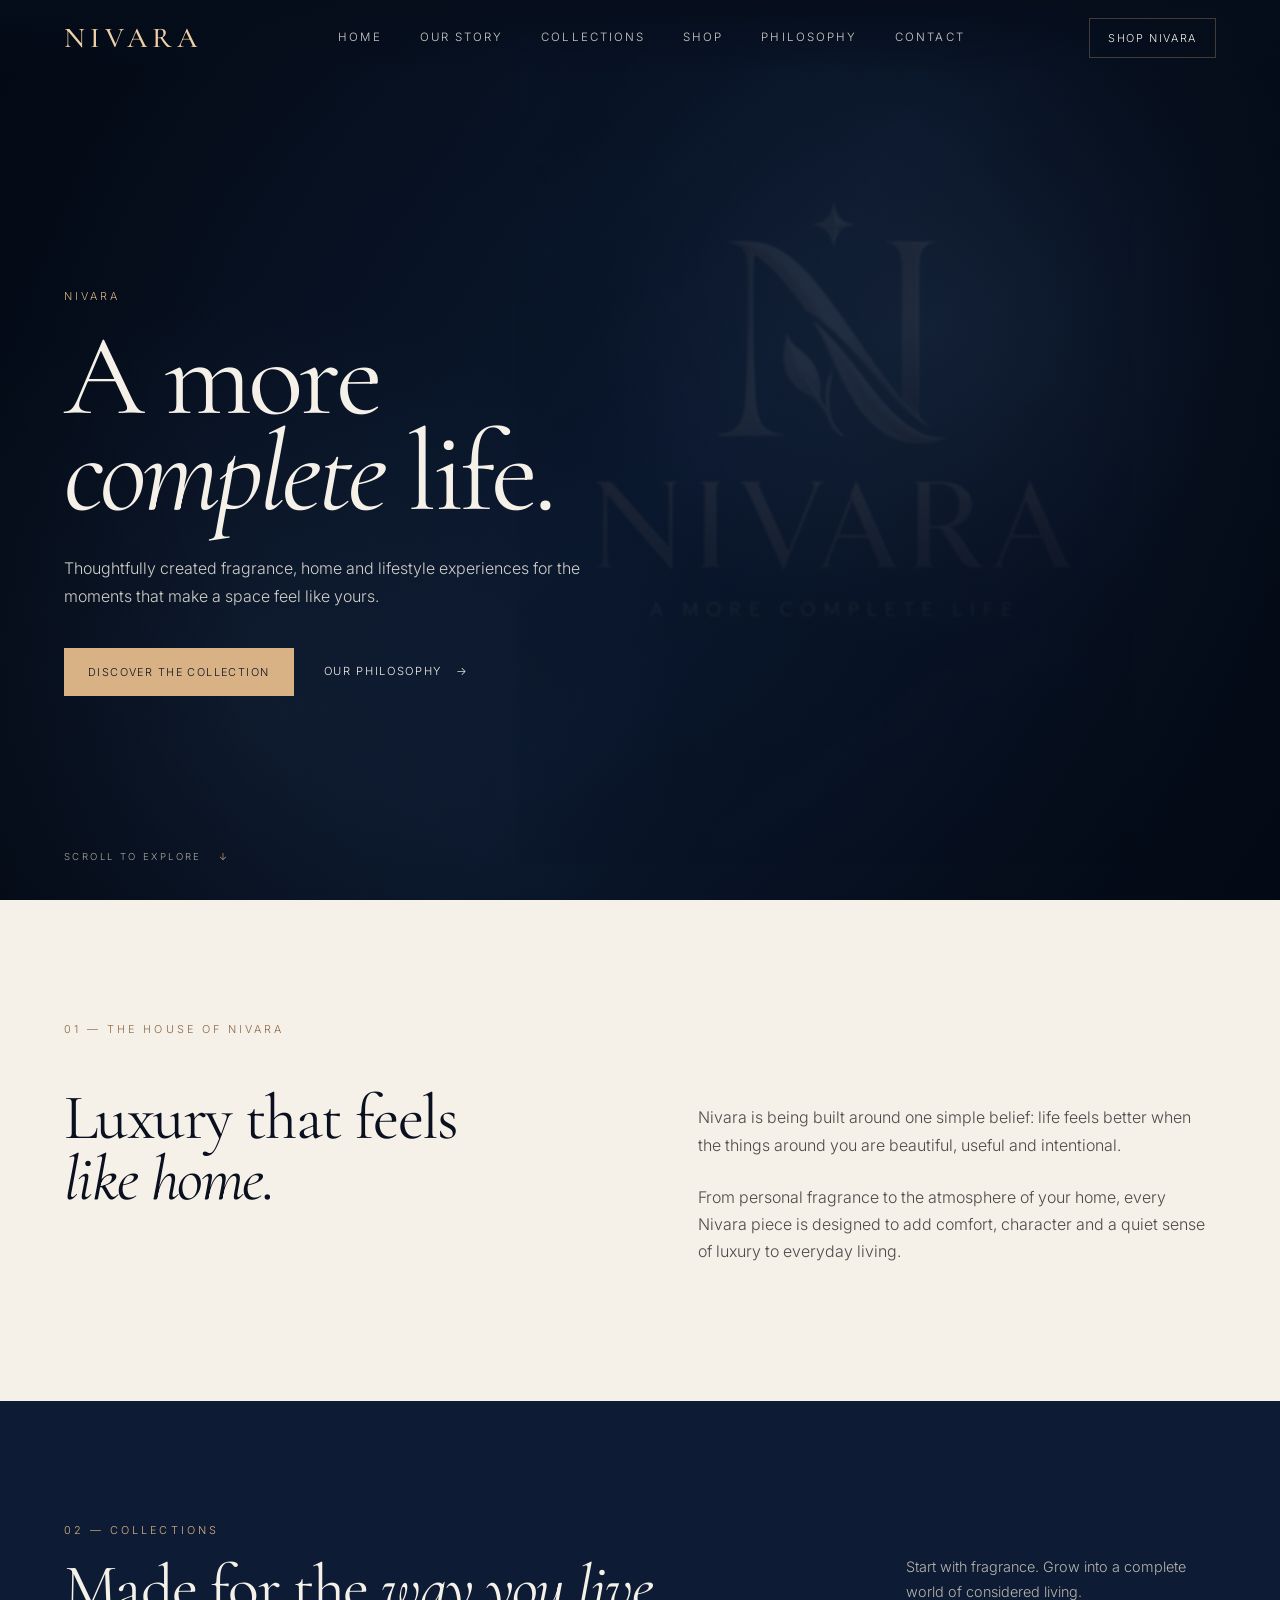
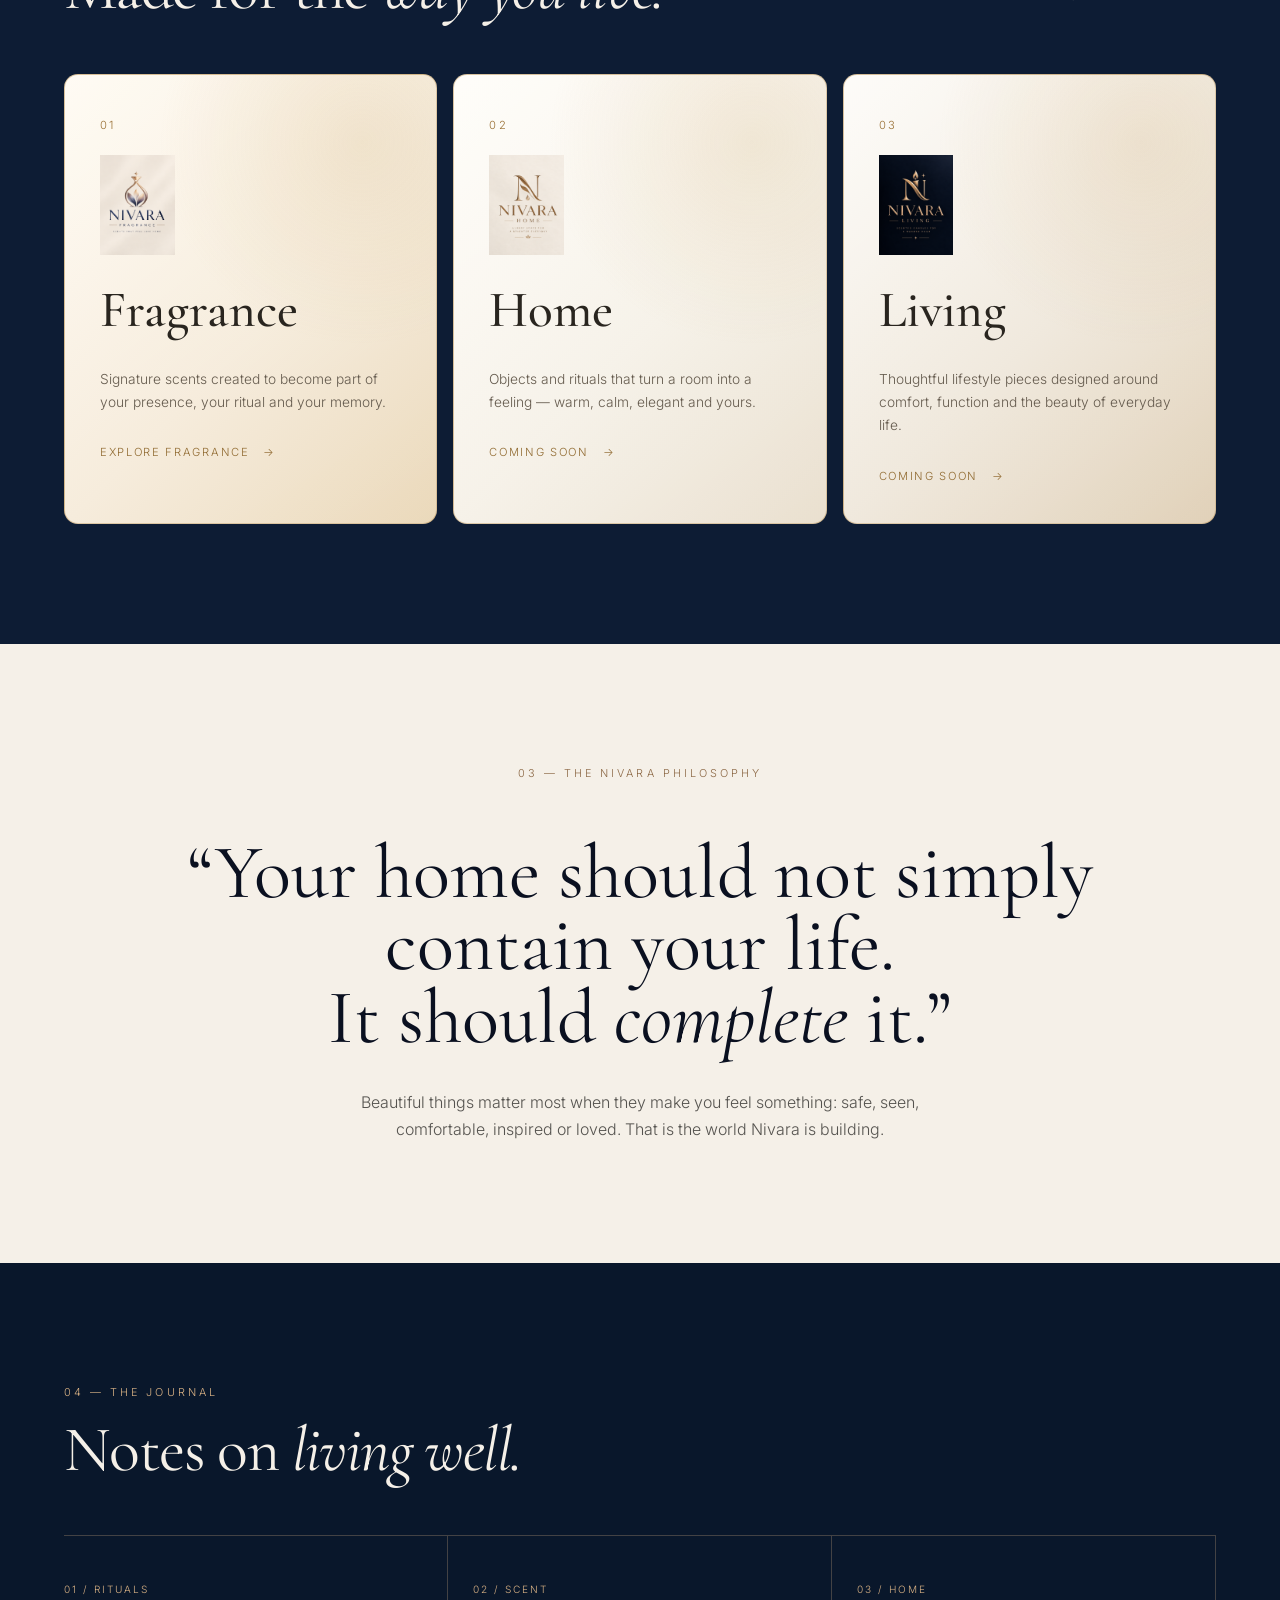
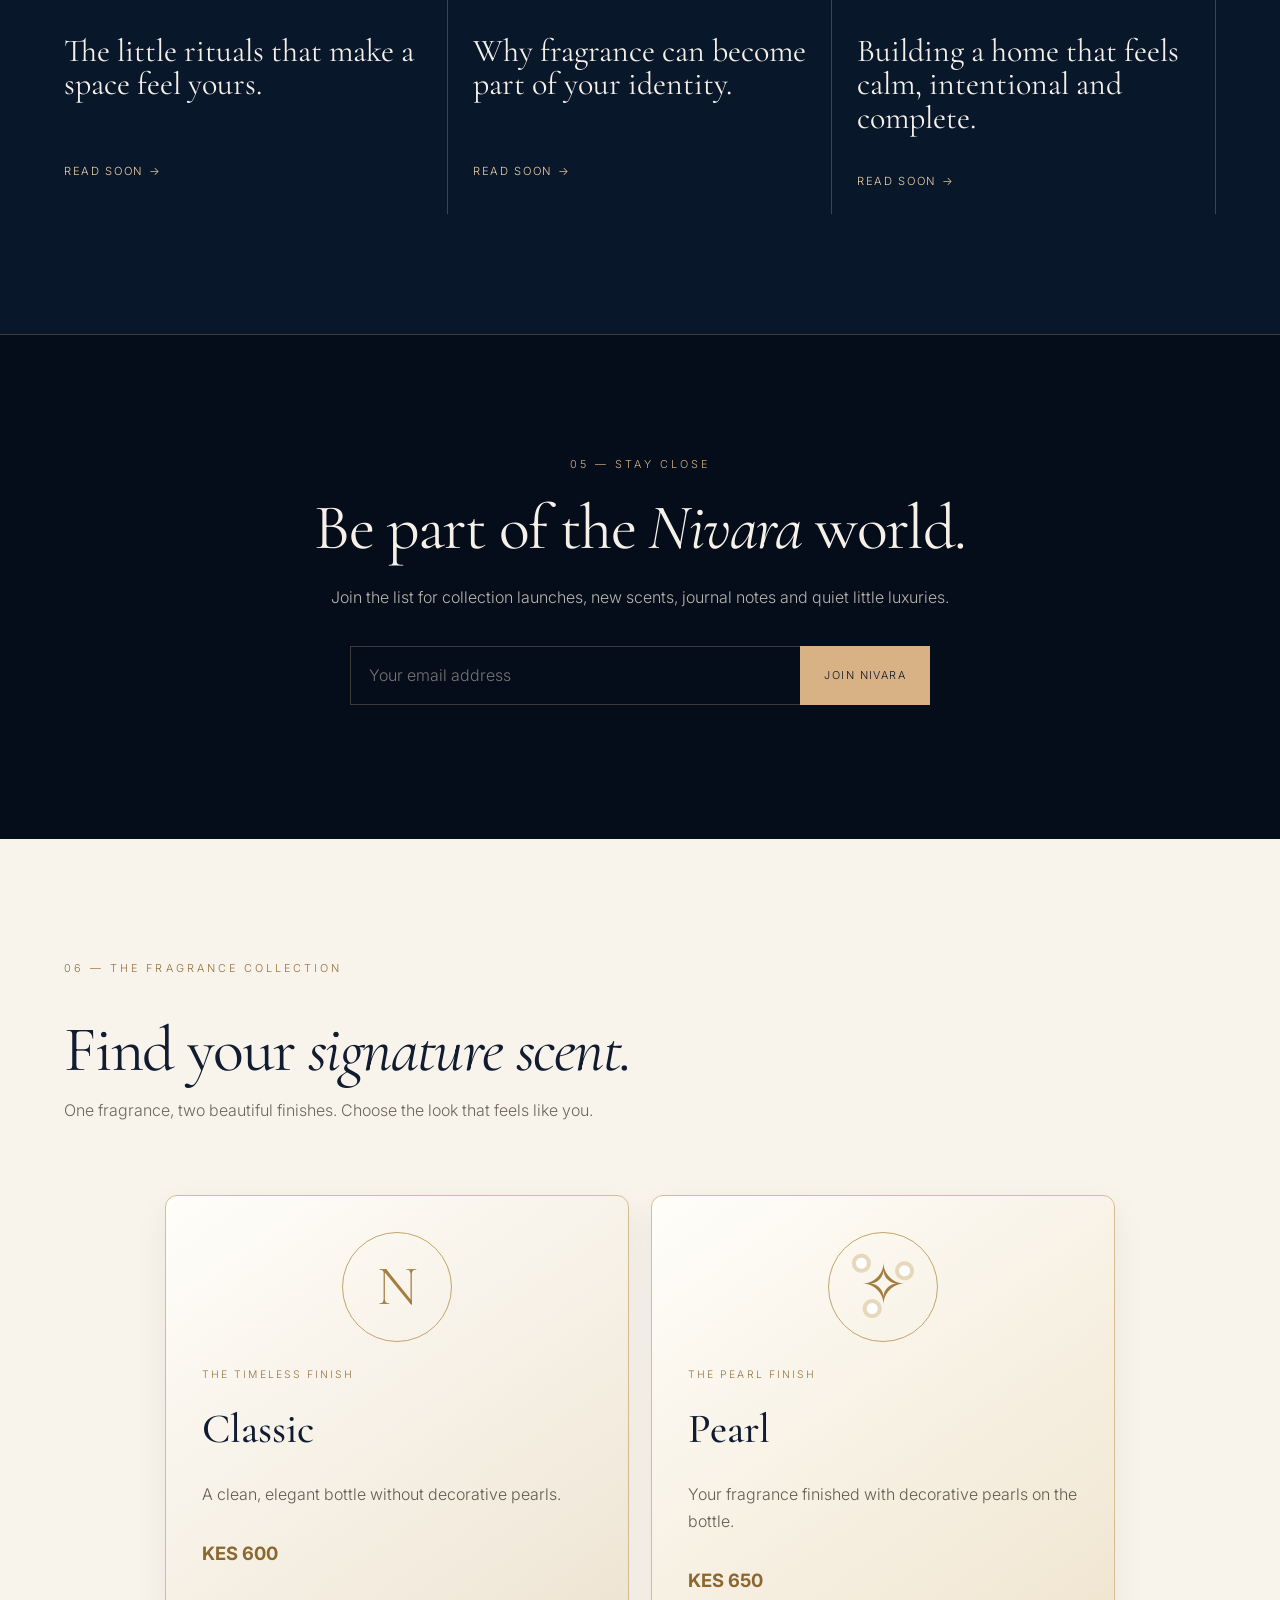
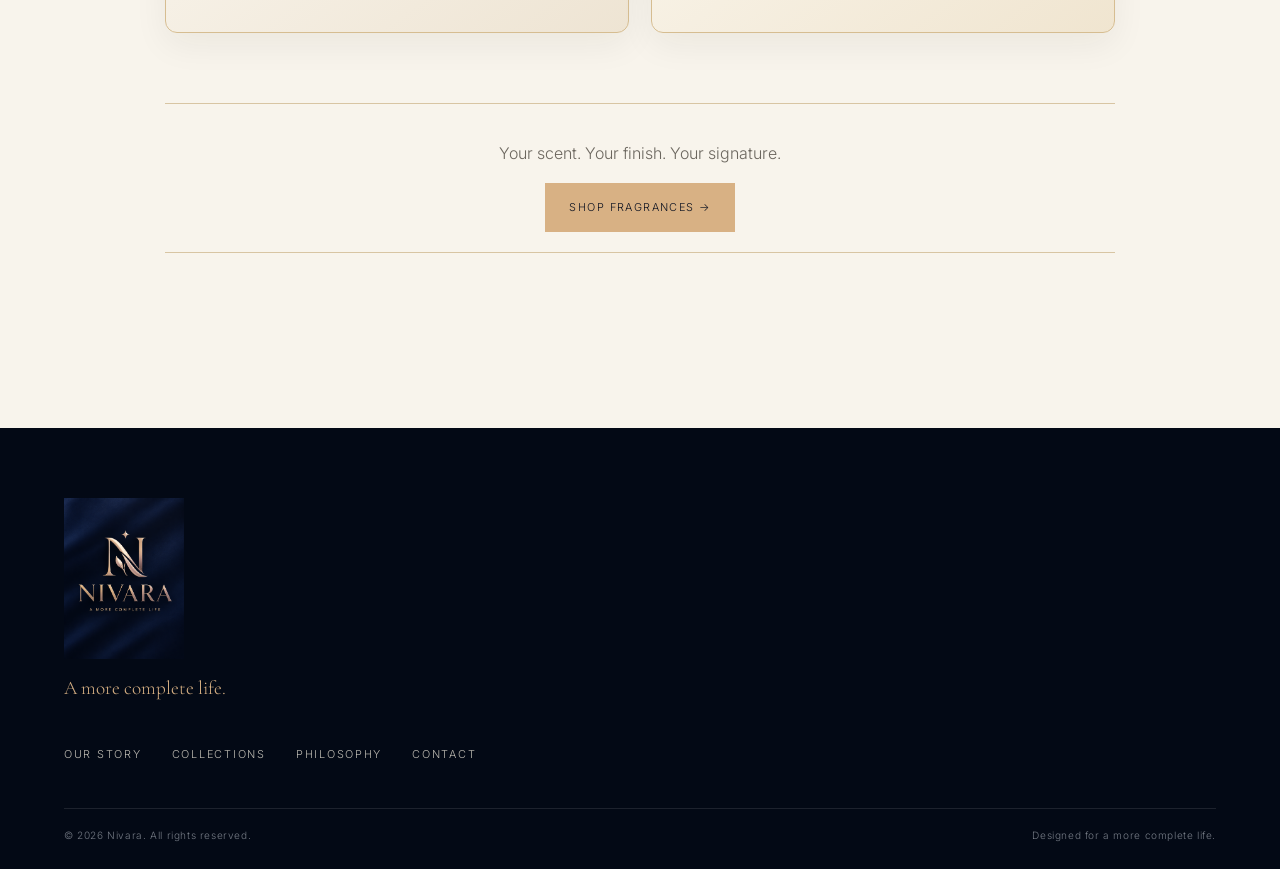
<file: index.html>
<!DOCTYPE html>
<html lang="en">
<head>
  <meta charset="UTF-8">
  <meta name="viewport" content="width=device-width, initial-scale=1.0">
  <meta name="description" content="Nivara — A more complete life. Discover considered fragrance, home and lifestyle pieces designed to make everyday living feel more beautiful, comfortable and complete.">
  <title>NIVARA — A More Complete Life</title>
  <link rel="icon" href="nivara-logo.png">
  <link rel="preconnect" href="https://fonts.googleapis.com">
  <link rel="preconnect" href="https://fonts.gstatic.com" crossorigin>
  <link href="https://fonts.googleapis.com/css2?family=Cormorant+Garamond:wght@400;500;600&family=Inter:wght@300;400;500;600&display=swap" rel="stylesheet">
  <link rel="stylesheet" href="style.css">
</head>
<body>
  <header class="site-header" id="top">
    <a class="brand brand-wordmark" href="#top" aria-label="Nivara home">NIVARA</a>
    <button class="menu-toggle" aria-label="Open menu" aria-expanded="false">☰</button>
    <nav class="nav" aria-label="Main navigation">
      <a href="index.html">Home</a>
      <a href="#story">Our Story</a>
      <a href="#collections">Collections</a>
      <a href="shop.html">Shop</a>
      <a href="#philosophy">Philosophy</a>
      <a href="#contact">Contact</a>
    </nav>
    <a class="header-cta" href="shop.html">Shop Nivara</a>
  </header>

  <main>
    <section class="hero">
      <div class="hero-overlay"></div>
      <div class="hero-content">
        <p class="eyebrow">NIVARA</p>
        <h1>A more<br><em>complete</em> life.</h1>
        <p class="hero-copy">Thoughtfully created fragrance, home and lifestyle experiences for the moments that make a space feel like yours.</p>
        <div class="hero-actions">
          <a class="button button-gold" href="#collections">Discover the collection</a>
          <a class="text-link" href="#story">Our philosophy <span>→</span></a>
        </div>
      </div>
      <div class="scroll-note">SCROLL TO EXPLORE <span>↓</span></div>
    </section>

    <section class="intro section" id="story">
      <div class="section-kicker">01 — THE HOUSE OF NIVARA</div>
      <div class="intro-grid">
        <div>
          <h2>Luxury that feels<br><em>like home.</em></h2>
        </div>
        <div class="intro-text">
          <p>Nivara is being built around one simple belief: life feels better when the things around you are beautiful, useful and intentional.</p>
          <p>From personal fragrance to the atmosphere of your home, every Nivara piece is designed to add comfort, character and a quiet sense of luxury to everyday living.</p>
        </div>
      </div>
    </section>

    <section class="collections section" id="collections">
      <div class="section-heading">
        <div>
          <div class="section-kicker">02 — COLLECTIONS</div>
          <h2>Made for the <em>way you live.</em></h2>
        </div>
        <p>Start with fragrance. Grow into a complete world of considered living.</p>
      </div>

      <div class="collection-grid">
        <article class="collection-card fragrance">
          <div class="card-content">
            <span class="card-number">01</span>
            <img
  class="collection-logo"
  src="NIVARA%20FRAGRANCE%20LOGO.png"
  alt="Nivara Fragrance logo"
>
            <h3>Fragrance</h3>
            <p>Signature scents created to become part of your presence, your ritual and your memory.</p>
            <a href="shop.html">Explore fragrance <span>→</span></a>
          </div>
        </article>

        <article class="collection-card home">
          <div class="card-content">
            <span class="card-number">02</span>
            <img
  class="collection-logo"
  src="NIVARA%20HOME%20LOGO.png"
  alt="Nivara Home logo"
>
            <h3>Home</h3>
            <p>Objects and rituals that turn a room into a feeling — warm, calm, elegant and yours.</p>
            <a href="#contact">Coming soon <span>→</span></a>
          </div>
        </article>

        <article class="collection-card living">
          <div class="card-content">
            <span class="card-number">03</span>
            <img
  class="collection-logo"
  src="NIVARA%20LIVING%20LOGO.png"
  alt="Nivara Living logo"
>
            <h3>Living</h3>
            <p>Thoughtful lifestyle pieces designed around comfort, function and the beauty of everyday life.</p>
            <a href="#contact">Coming soon <span>→</span></a>
          </div>
        </article>
      </div>
    </section>

    <section class="manifesto section" id="philosophy">
      <div class="manifesto-inner">
        <div class="section-kicker">03 — THE NIVARA PHILOSOPHY</div>
        <blockquote>“Your home should not simply contain your life.<br>It should <em>complete</em> it.”</blockquote>
        <p>Beautiful things matter most when they make you feel something: safe, seen, comfortable, inspired or loved. That is the world Nivara is building.</p>
      </div>
    </section>

    <section class="journal section">
      <div class="section-heading">
        <div>
          <div class="section-kicker">04 — THE JOURNAL</div>
          <h2>Notes on <em>living well.</em></h2>
        </div>
      </div>
      <div class="journal-grid">
        <article>
          <span>01 / RITUALS</span>
          <h3>The little rituals that make a space feel yours.</h3>
          <a href="#contact">Read soon →</a>
        </article>
        <article>
          <span>02 / SCENT</span>
          <h3>Why fragrance can become part of your identity.</h3>
          <a href="#contact">Read soon →</a>
        </article>
        <article>
          <span>03 / HOME</span>
          <h3>Building a home that feels calm, intentional and complete.</h3>
          <a href="#contact">Read soon →</a>
        </article>
      </div>
    </section>

    <section class="newsletter section" id="contact">
      <div class="newsletter-inner">
        <div class="section-kicker">05 — STAY CLOSE</div>
        <h2>Be part of the <em>Nivara</em> world.</h2>
        <p>Join the list for collection launches, new scents, journal notes and quiet little luxuries.</p>
        <form id="newsletter-form">
          <label class="sr-only" for="email">Email address</label>
          <input id="email" type="email" placeholder="Your email address" required>
          <button class="button button-gold" type="submit">Join Nivara</button>
        </form>
        <small id="form-message" aria-live="polite"></small>
      </div>
    </section>
    
    <!-- NIVARA FRAGRANCE PREVIEW -->
<section class="shop section" id="shop">
  <div class="section-kicker">06 — THE FRAGRANCE COLLECTION</div>

  <div class="section-heading">
    <div>
      <h2>Find your <em>signature scent.</em></h2>
      <p>One fragrance, two beautiful finishes. Choose the look that feels like you.</p>
    </div>
  </div>

  <div class="finish-guide">
    <article class="finish-card">
      <div class="finish-symbol classic-symbol">N</div>
      <p class="finish-label">THE TIMELESS FINISH</p>
      <h3>Classic</h3>
      <p>A clean, elegant bottle without decorative pearls.</p>
      <strong>KES 600</strong>
    </article>

    <article class="finish-card pearl-finish">
      <div class="finish-symbol pearl-symbol">✧</div>
      <p class="finish-label">THE PEARL FINISH</p>
      <h3>Pearl</h3>
      <p>Your fragrance finished with decorative pearls on the bottle.</p>
      <strong>KES 650</strong>
    </article>
  </div>

  <div class="shop-notice">
    <p>Your scent. Your finish. Your signature.</p>
    <a class="button button-gold" href="shop.html">Shop Fragrances →</a>
  </div>
</section>
<!-- END NIVARA FRAGRANCE PREVIEW -->

  </main>

  <footer class="footer">
    <div class="footer-brand">
      <img src="nivara-logo.png" alt="Nivara">
      <p>A more complete life.</p>
    </div>
    <div class="footer-links">
      <a href="#story">Our Story</a>
      <a href="#collections">Collections</a>
      <a href="#philosophy">Philosophy</a>
      <a href="#contact">Contact</a>
    </div>
    <div class="footer-bottom">
      <span>© <span id="year"></span> Nivara. All rights reserved.</span>
      <span>Designed for a more complete life.</span>
    </div>
  </footer>

  <script src="script.js"></script>
</body>
</html>
</file>
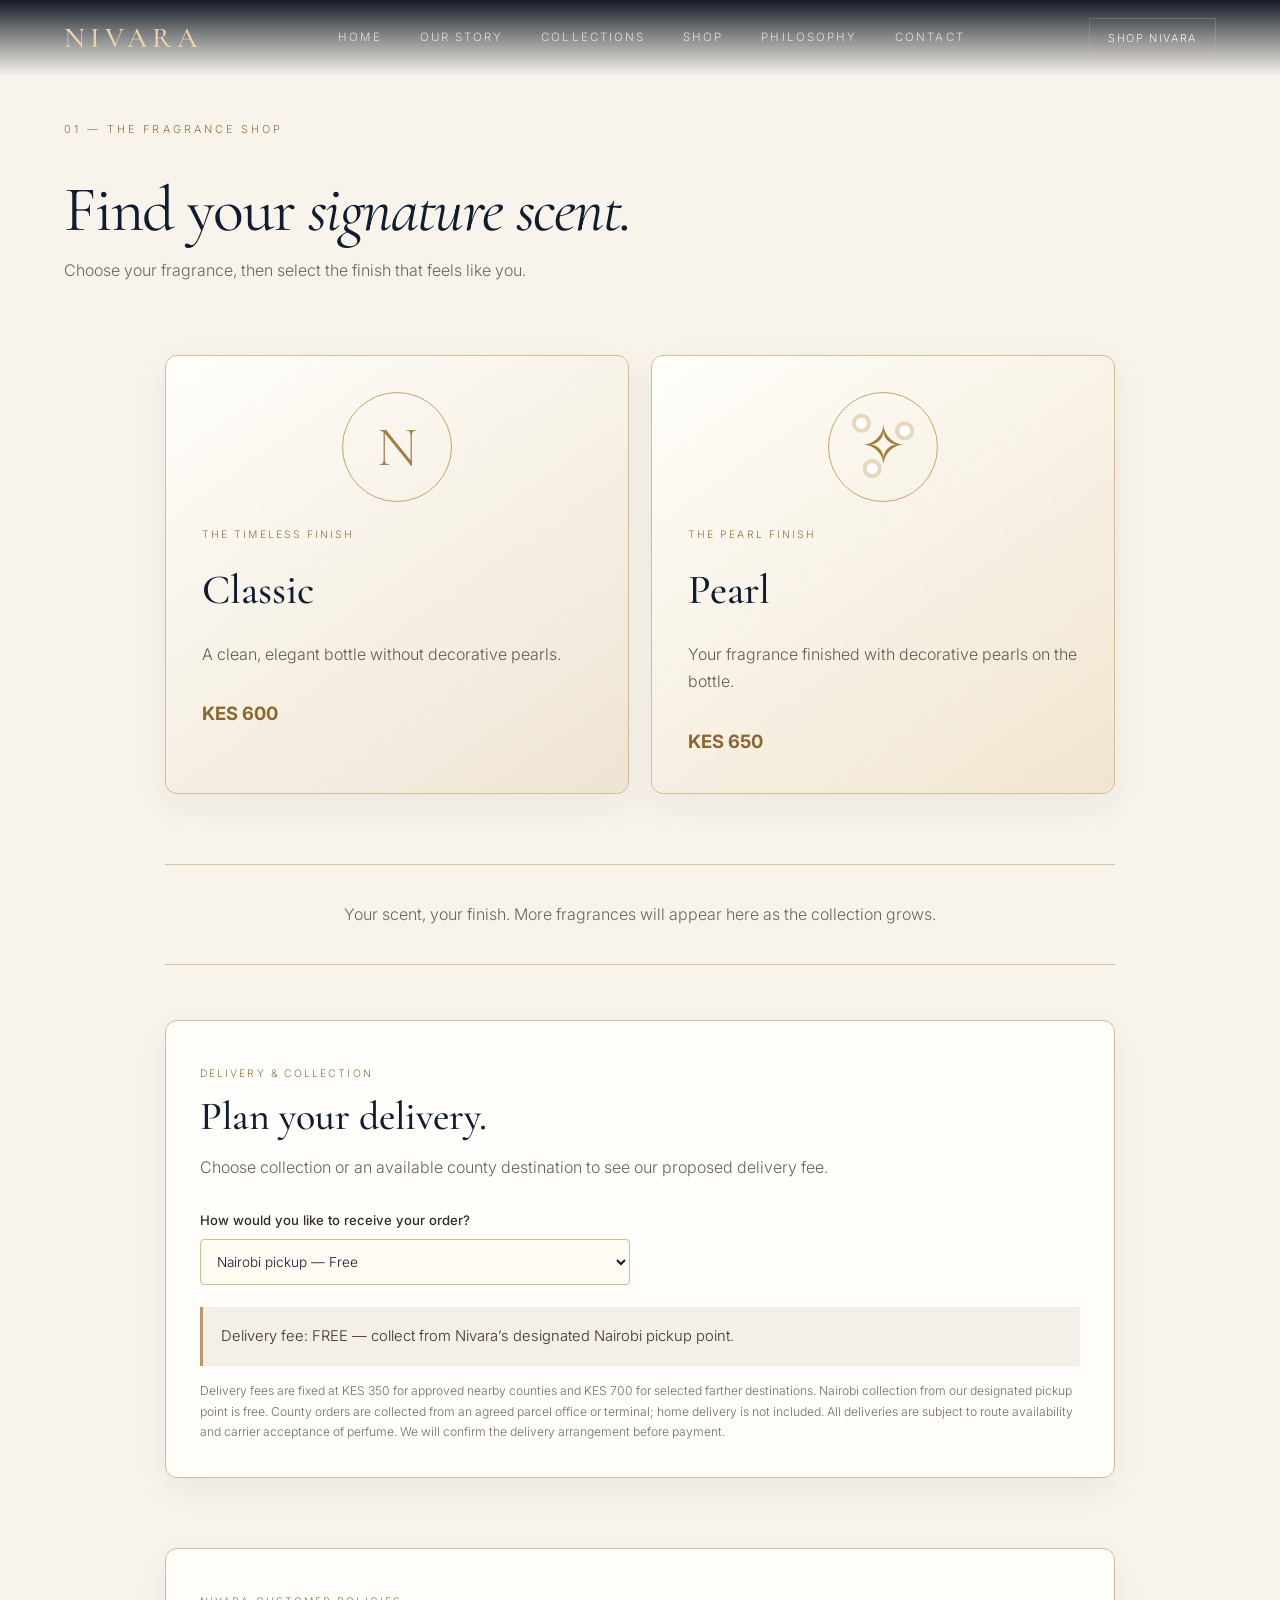
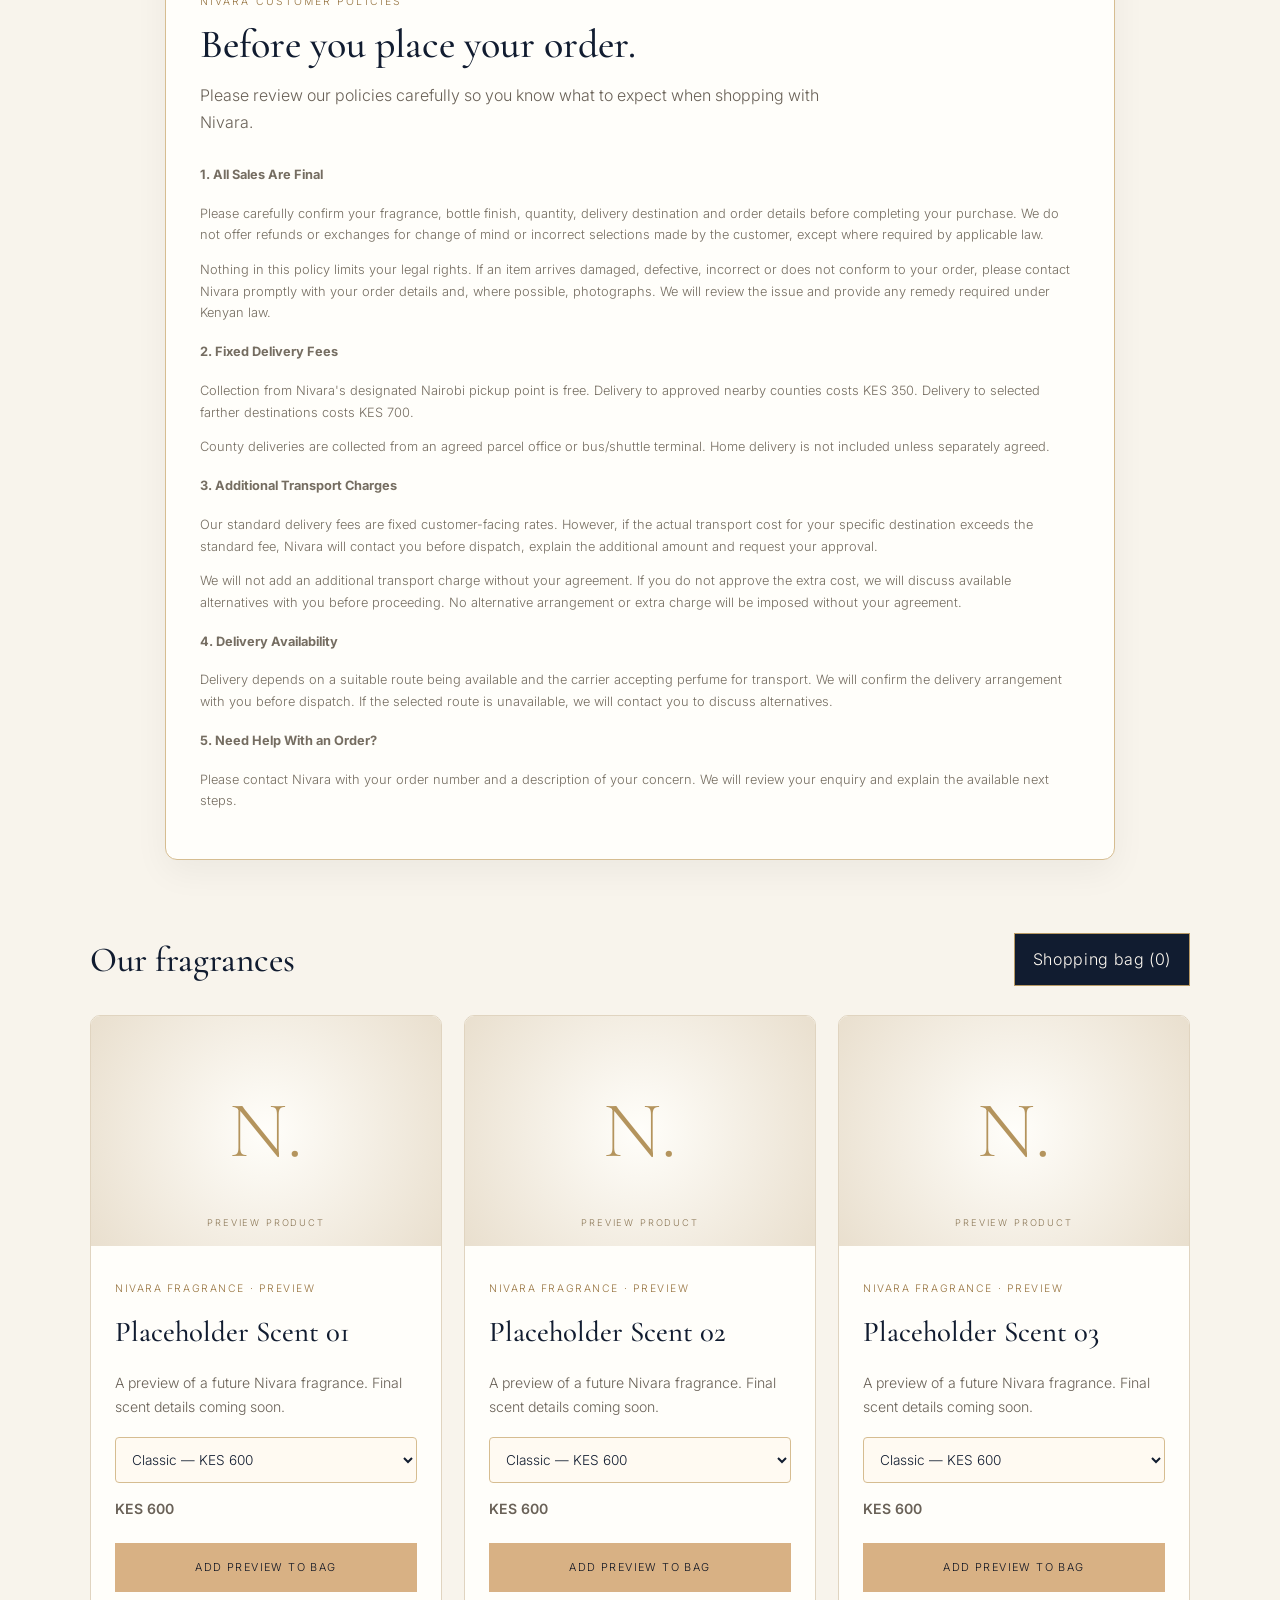
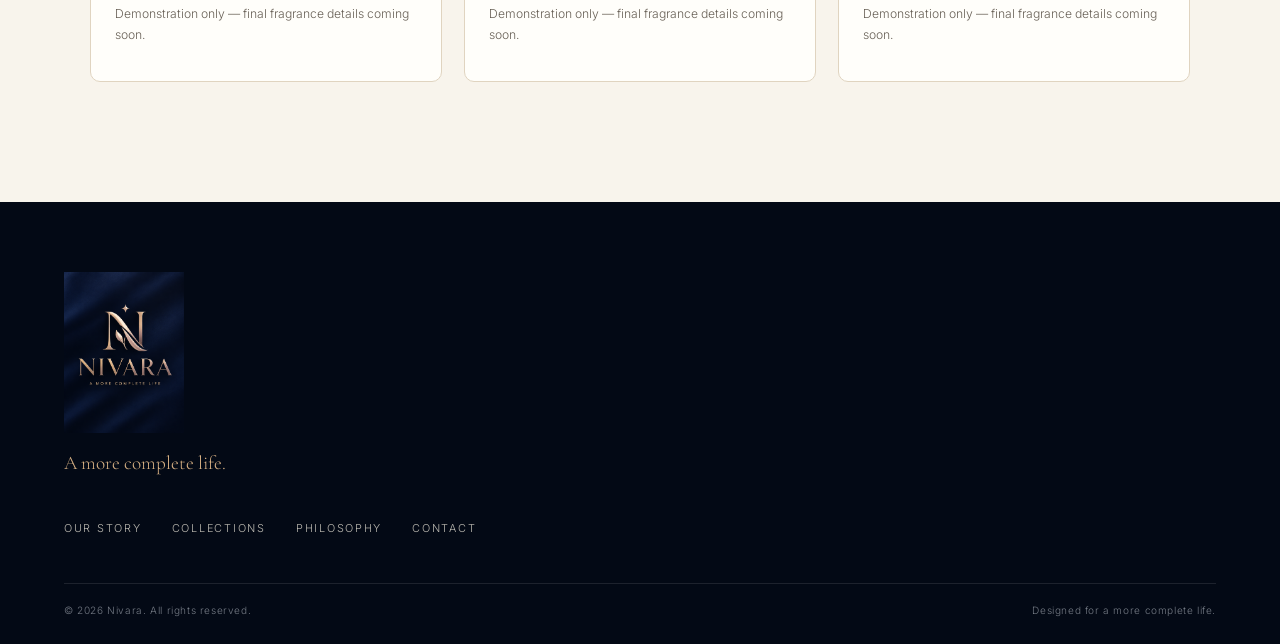
<file: shop.html>
<!DOCTYPE html>
<html lang="en">
<head>
  <meta charset="UTF-8">
  <meta name="viewport" content="width=device-width, initial-scale=1.0">
  <meta name="description" content="Discover Nivara Fragrance. Choose your signature scent and your preferred finish.">
  <title>Shop Nivara Fragrance — NIVARA</title>

  <link rel="icon" href="nivara-logo.png">
  <link rel="preconnect" href="https://fonts.googleapis.com">
  <link rel="preconnect" href="https://fonts.gstatic.com" crossorigin>
  <link href="https://fonts.googleapis.com/css2?family=Cormorant+Garamond:wght@400;500;600&family=Inter:wght@300;400;500;600&display=swap" rel="stylesheet">

  <link rel="stylesheet" href="style.css">
</head>

<body>
  <header class="site-header" id="top">
    <a class="brand brand-wordmark" href="index.html" aria-label="Nivara home">NIVARA</a>

    <button class="menu-toggle" type="button"
      aria-label="Open menu" aria-expanded="false">☰</button>
    
    <nav class="nav" aria-label="Main navigation">
  <a href="index.html">Home</a>
  <a href="index.html#story">Our Story</a>
  <a href="index.html#collections">Collections</a>
  <a href="shop.html">Shop</a>
  <a href="index.html#philosophy">Philosophy</a>
  <a href="index.html#contact">Contact</a>
</nav>

    <a class="header-cta" href="shop.html">Shop Nivara</a>
  </header>

  <main>
    <section class="shop section" id="shop">
      <div class="section-kicker">01 — THE FRAGRANCE SHOP</div>

      <div class="section-heading">
        <div>
          <h2>Find your <em>signature scent.</em></h2>
          <p>Choose your fragrance, then select the finish that feels like you.</p>
        </div>
      </div>

      <div class="finish-guide">
        <article class="finish-card">
          <div class="finish-symbol classic-symbol">N</div>
          <p class="finish-label">THE TIMELESS FINISH</p>
          <h3>Classic</h3>
          <p>A clean, elegant bottle without decorative pearls.</p>
          <strong>KES 600</strong>
        </article>

        <article class="finish-card pearl-finish">
          <div class="finish-symbol pearl-symbol">✧</div>
          <p class="finish-label">THE PEARL FINISH</p>
          <h3>Pearl</h3>
          <p>Your fragrance finished with decorative pearls on the bottle.</p>
          <strong>KES 650</strong>
        </article>
      </div>

      <div class="shop-notice">
        <p>Your scent, your finish. More fragrances will appear here as the collection grows.</p>
      </div>
      
      <!-- DELIVERY & COLLECTION OPTIONS -->
      <section class="delivery-estimator" aria-labelledby="delivery-title">
        <div class="delivery-estimator-heading">
          <p class="finish-label">DELIVERY &amp; COLLECTION</p>
          <h3 id="delivery-title">Plan your delivery.</h3>
          <p>Choose collection or an available county destination to see our proposed delivery fee.</p>
        </div>

        <div class="delivery-form">
          <div class="delivery-field">
            <label for="delivery-method">How would you like to receive your order?</label>
            <select id="delivery-method" class="delivery-select">
              <option value="pickup">Nairobi pickup — Free</option>
              <option value="county">County delivery — Bus or shuttle</option>
            </select>
          </div>

          <div class="delivery-field" id="destination-field" hidden>
            <label for="delivery-destination">Choose your county / destination</label>
            <select id="delivery-destination" class="delivery-select">
              <option value="">Select a destination</option>

              <optgroup label="Nearby counties — proposed KES 350">
                <option value="350|Kiambu">Kiambu County</option>
                <option value="350|Machakos">Machakos County</option>
                <option value="350|Kajiado">Kajiado County</option>
                <option value="350|Murang’a">Murang’a County</option>
                <option value="350|Nyandarua">Nyandarua County</option>
                <option value="350|Nyeri">Nyeri County</option>
                <option value="350|Kirinyaga">Kirinyaga County</option>
                <option value="350|Embu">Embu County</option>
                <option value="350|Nakuru">Nakuru County</option>
                <option value="350|Narok">Narok County</option>
                <option value="350|Makueni">Makueni County</option>
                <option value="350|Kitui">Kitui County</option>
                <option value="350|Laikipia">Laikipia County</option>
                <option value="350|Tharaka-Nithi">Tharaka-Nithi County</option>
              </optgroup>

              <optgroup label="Selected farther destinations — proposed KES 700">
                <option value="700|Meru">Meru County — Meru town</option>
                <option value="700|Uasin Gishu">Uasin Gishu County — Eldoret</option>
                <option value="700|Kisumu">Kisumu County — Kisumu</option>
                <option value="700|Mombasa">Mombasa County — Mombasa</option>
                <option value="700|Kilifi">Kilifi County — Kilifi</option>
                <option value="700|Kwale">Kwale County — Kwale</option>
              </optgroup>
            </select>
          </div>

          <div class="delivery-field" id="town-field" hidden>
            <label for="delivery-town">Destination town or parcel terminal</label>
            <input
              id="delivery-town"
              type="text"
              placeholder="Enter town or preferred parcel terminal"
            >
          </div>
        </div>

        <div class="delivery-result" id="delivery-result" role="status" aria-live="polite">
          Free collection from Nivara’s designated Nairobi pickup point.
        </div>

        
<p class="delivery-disclaimer">
  Delivery fees are fixed at KES 350 for approved nearby counties
  and KES 700 for selected farther destinations. Nairobi collection
  from our designated pickup point is free. County orders are collected
  from an agreed parcel office or terminal; home delivery is not included.
  All deliveries are subject to route availability and carrier acceptance
  of perfume. We will confirm the delivery arrangement before payment.
</p>

      </section>
      <!-- END DELIVERY & COLLECTION OPTIONS -->
      

<!-- NIVARA DELIVERY & REFUND POLICIES -->
<section class="delivery-estimator" aria-labelledby="policies-title">
  <div class="delivery-estimator-heading">
    <p class="finish-label">NIVARA CUSTOMER POLICIES</p>
    <h3 id="policies-title">Before you place your order.</h3>
    <p>
      Please review our policies carefully so you know what to expect
      when shopping with Nivara.
    </p>
  </div>

  <div class="cart-note">
    <h4>1. All Sales Are Final</h4>
    <p>
      Please carefully confirm your fragrance, bottle finish, quantity,
      delivery destination and order details before completing your
      purchase. We do not offer refunds or exchanges for change of mind
      or incorrect selections made by the customer, except where required
      by applicable law.
    </p>
    <p>
      Nothing in this policy limits your legal rights. If an item arrives
      damaged, defective, incorrect or does not conform to your order,
      please contact Nivara promptly with your order details and, where
      possible, photographs. We will review the issue and provide any
      remedy required under Kenyan law.
    </p>

    <h4>2. Fixed Delivery Fees</h4>
    <p>
      Collection from Nivara's designated Nairobi pickup point is free.
      Delivery to approved nearby counties costs KES 350. Delivery to
      selected farther destinations costs KES 700.
    </p>
    <p>
      County deliveries are collected from an agreed parcel office or
      bus/shuttle terminal. Home delivery is not included unless
      separately agreed.
    </p>

    <h4>3. Additional Transport Charges</h4>
    <p>
      Our standard delivery fees are fixed customer-facing rates.
      However, if the actual transport cost for your specific destination
      exceeds the standard fee, Nivara will contact you before dispatch,
      explain the additional amount and request your approval.
    </p>
    <p>
      We will not add an additional transport charge without your
      agreement. If you do not approve the extra cost, we will discuss
      available alternatives with you before proceeding. No alternative
      arrangement or extra charge will be imposed without your agreement.
    </p>

    <h4>4. Delivery Availability</h4>
    <p>
      Delivery depends on a suitable route being available and the
      carrier accepting perfume for transport. We will confirm the
      delivery arrangement with you before dispatch. If the selected
      route is unavailable, we will contact you to discuss alternatives.
    </p>

    <h4>5. Need Help With an Order?</h4>
    <p>
      Please contact Nivara with your order number and a description
      of your concern. We will review your enquiry and explain the
      available next steps.
    </p>
  </div>
</section>
<!-- END NIVARA DELIVERY & REFUND POLICIES -->

 <div class="shop-toolbar">
        <h3>Our fragrances</h3>
        <button class="cart-toggle" id="cart-toggle" type="button">
          Shopping bag (<span id="cart-count">0</span>)
        </button>
      </div>

      <div class="product-grid" id="product-grid"></div>

      <aside class="cart-panel" id="cart-panel"
        aria-label="Shopping cart" hidden>

        <div class="cart-heading">
          <h3>Your shopping bag</h3>
          <button type="button" id="cart-close"
            aria-label="Close shopping bag">×</button>
        </div>

        <div id="cart-items"></div>

        
<div class="cart-total">
  <span>Products subtotal</span>
  <strong id="cart-subtotal">KES 0</strong>
</div>

<div class="cart-total">
  <span>Delivery fee</span>
  <strong id="cart-delivery-fee">KES 0</strong>
</div>

<div class="cart-total">
  <span>Estimated total</span>
  <strong id="cart-total">KES 0</strong>
</div>

<p class="delivery-disclaimer">
  Any additional transport charge above the standard delivery fee must be explained to you and approved by you before dispatch.
</p>

  <div class="cart-note">
  <h4>Delivery &amp; Collection</h4>
  <p><strong>Nairobi pickup:</strong> Free collection from our designated pickup point.</p>
  <p><strong>Nearby counties:</strong> KES 350 via bus or shuttle.</p>
  <p><strong>Farther counties:</strong> KES 700 via bus or shuttle.</p>
  <p>County orders are collected from an agreed parcel office or terminal, not delivered to your home. If a route costs more than our standard rate, we will contact you for approval before payment.</p>
  <p>Delivery fees will be confirmed before payment.</p>
</div>

<!-- NIVARA CHECKOUT FORM -->
<div class="checkout-section" id="checkout-section">
  <h3>Complete your order</h3>
  <p>Enter your details so we can confirm your order.</p>

  <form id="checkout-form">

    <div class="delivery-field">
      <label for="customer-name">Full name</label>
      <input type="text" id="customer-name" name="Customer name" required>
    </div>

    <div class="delivery-field">
      <label for="customer-phone">WhatsApp phone number</label>
      <input type="tel" id="customer-phone" name="Customer phone" placeholder="+254 7XX XXX XXX" required>
    </div>

    <div class="delivery-field">
      <label for="customer-email">Email address</label>
      <input type="email" id="customer-email" name="Customer email" required>
    </div>

    <div class="delivery-field">
      <label for="customer-notes">Additional instructions (optional)</label>
      <textarea id="customer-notes" name="Additional instructions" rows="3" placeholder="Any details about your order..."></textarea>
    </div>

    <label class="checkout-consent">
      <input type="checkbox" id="privacy-consent" required>
      I agree to Nivara using my details to process and communicate about this order.
    </label>

    <button type="submit" class="button button-gold" id="place-order">
      Submit order
    </button>

    <p id="checkout-status" role="status" aria-live="polite"></p>

  </form>
</div>
<!-- END NIVARA CHECKOUT FORM -->

        <button type="button" class="button button-gold"
          id="continue-shopping">Continue shopping</button>
      </aside>
    </section>
  </main>

  <footer class="footer">
    <div class="footer-brand">
      <img src="nivara-logo.png" alt="Nivara">
      <p>A more complete life.</p>
    </div>

    <div class="footer-links">
      <a href="index.html#story">Our Story</a>
      <a href="index.html#collections">Collections</a>
      <a href="index.html#philosophy">Philosophy</a>
      <a href="index.html#contact">Contact</a>
    </div>

    <div class="footer-bottom">
      <span>© <span id="year"></span> Nivara. All rights reserved.</span>
      <span>Designed for a more complete life.</span>
    </div>
  </footer>

  <script src="script.js"></script>
</body>
</html>
</file>
<file: style.css>
:root {
  --navy: #071326;
  --navy-2: #0d1c34;
  --ink: #0a1020;
  --cream: #f5f0e8;
  --muted: #b8b5ae;
  --gold: #d8b184;
  --gold-light: #f0d0a7;
  --line: rgba(216, 177, 132, .28);
  --white: #fffaf2;
  --max: 1240px;
}

* { box-sizing: border-box; }
html { scroll-behavior: smooth; }
body {
  margin: 0;
  background: var(--navy);
  color: var(--cream);
  font-family: Inter, Arial, sans-serif;
  font-weight: 300;
  line-height: 1.7;
}
a { color: inherit; text-decoration: none; }
button, input { font: inherit; }

.site-header {
  position: absolute;
  inset: 0 0 auto;
  z-index: 50;
  display: grid;
  grid-template-columns: 150px 1fr auto;
  align-items: center;
  gap: 30px;
  padding: 18px 5vw;
  background: linear-gradient(180deg, rgba(5,13,27,.94), rgba(5,13,27,.45), transparent);
}
.brand-wordmark {
  color: var(--gold-light);
  font-family: "Cormorant Garamond", Georgia, serif;
  font-size: 1.8rem;
  font-weight: 500;
  letter-spacing: .18em;
  line-height: 1;
}
.nav {
  justify-self: center;
  display: flex;
  gap: 38px;
  font-size: .72rem;
  letter-spacing: .18em;
  text-transform: uppercase;
}
.nav a { opacity: .85; transition: color .25s, opacity .25s; }
.nav a:hover { color: var(--gold-light); opacity: 1; }
.header-cta {
  border: 1px solid var(--line);
  padding: 10px 18px;
  font-size: .68rem;
  letter-spacing: .15em;
  text-transform: uppercase;
}
.menu-toggle { display: none; background: none; border: 0; color: var(--cream); font-size: 1.5rem; }

.hero {
  min-height: 100vh;
  position: relative;
  display: grid;
  place-items: center;
  overflow: hidden;
  background:
    radial-gradient(circle at 72% 36%, rgba(69,93,128,.22), transparent 30%),
    radial-gradient(circle at 20% 80%, rgba(42,62,93,.28), transparent 34%),
    linear-gradient(120deg, #050d1b, #0b1930 54%, #050d1b);
}
.hero::before {
  content: "";
  position: absolute;
  inset: 0;
  background-image: url("nivara-logo.png");
  background-repeat: no-repeat;
  background-position: 78% 50%;
  background-size: min(48vw, 620px);
  opacity: .07;
  filter: blur(1px);
}
.hero-overlay {
  position: absolute; inset: 0;
  background: radial-gradient(circle at center, transparent 0, rgba(3,8,17,.2) 55%, rgba(3,8,17,.72) 100%);
}
.hero-content {
  position: relative;
  z-index: 2;
  width: min(var(--max), 90vw);
  padding-top: 8vh;
}
.eyebrow, .section-kicker {
  color: var(--gold);
  font-size: .68rem;
  letter-spacing: .28em;
  text-transform: uppercase;
}
.hero h1 {
  font-family: "Cormorant Garamond", Georgia, serif;
  font-size: clamp(4rem, 9vw, 8.8rem);
  font-weight: 400;
  line-height: .83;
  letter-spacing: -.035em;
  margin: 24px 0 35px;
}
em { font-weight: 400; }
.hero-copy {
  max-width: 530px;
  color: #d0cfc9;
  font-size: 1rem;
}
.hero-actions { display: flex; align-items: center; gap: 30px; margin-top: 38px; }
.button {
  display: inline-block;
  border: 1px solid var(--gold);
  padding: 14px 23px;
  cursor: pointer;
  letter-spacing: .13em;
  text-transform: uppercase;
  font-size: .68rem;
}
.button-gold { background: var(--gold); color: #101523; }
.text-link, .collection-card a, .journal a {
  font-size: .7rem;
  letter-spacing: .15em;
  text-transform: uppercase;
}
.text-link span, .collection-card a span { margin-left: 9px; }
.scroll-note {
  position: absolute;
  z-index: 2;
  bottom: 35px;
  left: 5vw;
  font-size: .6rem;
  letter-spacing: .25em;
  color: #aaa9a5;
}
.scroll-note span { margin-left: 12px; color: var(--gold); }

.section { padding: 120px 5vw; }
.intro { background: var(--cream); color: var(--ink); }
.intro .section-kicker { color: #8c6845; }
.intro-grid, .section-heading {
  max-width: var(--max);
  margin: 0 auto;
}
.intro-grid {
  display: grid;
  grid-template-columns: 1fr 1fr;
  gap: 9vw;
  margin-top: 50px;
}
h2 {
  font-family: "Cormorant Garamond", Georgia, serif;
  font-weight: 400;
  font-size: clamp(3rem, 5vw, 5.3rem);
  line-height: .95;
  letter-spacing: -.025em;
  margin: 0;
}
.intro-text { max-width: 520px; font-size: 1rem; color: #4b4b49; }
.intro-text p + p { margin-top: 25px; }

.collections { background: var(--navy-2); }
.section-heading {
  display: flex;
  justify-content: space-between;
  align-items: end;
  gap: 50px;
  margin-bottom: 55px;
}
.section-heading h2 { margin-top: 18px; }
.section-heading > p { max-width: 310px; color: var(--muted); font-size: .9rem; }
.collection-grid {
  max-width: var(--max);
  margin: auto;
  display: grid;
  grid-template-columns: repeat(3, 1fr);
  gap: 16px;
}

.collection-card {
  position: relative;
  overflow: hidden;
  background: linear-gradient(
    145deg,
    #17243a 0%,
    #101a2b 55%,
    #0b1321 100%
  );
  border: 1px solid rgba(180, 139, 75, 0.45);
  border-radius: 14px;
  transition:
    transform 0.3s ease,
    border-color 0.3s ease,
    box-shadow 0.3s ease;
}

.collection-card::before {
  content: "";
  position: absolute;
  inset: 0;
  background:
    radial-gradient(
      circle at 80% 15%,
      rgba(205, 166, 104, 0.18),
      transparent 42%
    ),
    linear-gradient(
      145deg,
      rgba(255, 255, 255, 0.25),
      rgba(255, 255, 255, 0.02)
    );
  transition: transform 0.6s;
  pointer-events: none;
}

.collection-card:hover::before { transform: scale(1.06); }

/* Elegant cream and gold collection backgrounds */
.collection-card.fragrance {
  background: linear-gradient(135deg, #fffaf0 0%, #f5ead8 55%, #ead8b9 100%);
}

.collection-card.home {
  background: linear-gradient(135deg, #fffdf8 0%, #f5f0e6 55%, #e9dfce 100%);
}

.collection-card.living {
  background: linear-gradient(135deg, #fdfbf7 0%, #eee6d9 55%, #e0d0b7 100%);
}

.card-content { position: relative; z-index: 2; padding: 35px; }

/* Nivara collection logos */
.collection-logo {
  display: block;
  width: 160px;
  height: 100px;
  object-fit: contain;
  object-position: left center;
  margin: 18px 0 12px;
}

/* Smaller logos on mobile screens */
@media (max-width: 600px) {
  .collection-logo {
    width: 130px;
    height: 82px;
  }
}

.card-number { color: #9a7136; font-size: .7rem; letter-spacing: .2em; }
.card-label { font-size: .62rem; letter-spacing: .25em; color: #79684e; }
.card-content h3 {
  font-family: "Cormorant Garamond", Georgia, serif;
  font-size: 3.2rem;
  font-weight: 500;
  color: #29251f;
  margin: 8px 0;
  position: relative;
  z-index: 3;
}
.card-content p:not(.card-label) { color: #655b4e; font-size: .86rem; max-width: 320px; }
.collection-card a { color: #916b32; display: inline-block; margin-top: 15px; }

.manifesto {
  background: var(--cream);
  color: var(--ink);
  text-align: center;
}
.manifesto-inner { max-width: 920px; margin: auto; }
.manifesto .section-kicker { color: #8c6845; }
blockquote {
  margin: 55px 0 35px;
  font-family: "Cormorant Garamond", Georgia, serif;
  font-size: clamp(2.8rem, 6vw, 6rem);
  line-height: .94;
  font-weight: 400;
}
.manifesto-inner > p { max-width: 620px; margin: auto; color: #55534f; }

.journal { background: #09172b; }
.journal-grid {
  max-width: var(--max);
  margin: 0 auto;
  display: grid;
  grid-template-columns: repeat(3, 1fr);
  border-top: 1px solid var(--line);
}
.journal-grid article { padding: 38px 25px 20px 0; border-right: 1px solid var(--line); }
.journal-grid article + article { padding-left: 25px; }
.journal-grid span { color: var(--gold); font-size: .63rem; letter-spacing: .2em; }
.journal-grid h3 {
  font-family: "Cormorant Garamond", Georgia, serif;
  font-weight: 400;
  font-size: 2rem;
  line-height: 1.05;
  min-height: 90px;
}
.journal-grid a { color: var(--gold-light); }

.newsletter {
  background: #050d1b;
  text-align: center;
  border-top: 1px solid var(--line);
}
.newsletter-inner { max-width: 720px; margin: auto; }
.newsletter h2 { margin: 25px 0; }
.newsletter p { color: var(--muted); }
form { display: flex; max-width: 580px; margin: 35px auto 0; }
input {
  flex: 1;
  background: transparent;
  border: 1px solid var(--line);
  border-right: 0;
  color: var(--cream);
  padding: 15px 18px;
  outline: none;
}
input:focus { border-color: var(--gold); }
form .button { white-space: nowrap; }
#form-message { display: block; margin-top: 14px; color: var(--gold-light); }

.footer { padding: 70px 5vw 25px; background: #030915; }
.footer-brand img { width: 120px; }
.footer-brand p { color: var(--gold); font-family: "Cormorant Garamond", Georgia, serif; font-size: 1.2rem; margin: 5px 0 40px; }
.footer-links { display: flex; gap: 30px; flex-wrap: wrap; font-size: .68rem; text-transform: uppercase; letter-spacing: .16em; color: #bbb8b0; }
.footer-bottom {
  display: flex;
  justify-content: space-between;
  border-top: 1px solid rgba(255,255,255,.1);
  margin-top: 45px;
  padding-top: 18px;
  color: #747a84;
  font-size: .63rem;
  letter-spacing: .06em;
}
.sr-only { position: absolute; width: 1px; height: 1px; padding: 0; margin: -1px; overflow: hidden; clip: rect(0,0,0,0); white-space: nowrap; border: 0; }

@media (max-width: 800px) {
  .site-header { grid-template-columns: 1fr auto; }
  .nav, .header-cta { display: none; }
  .menu-toggle { display: block; }
  .nav.open {
    display: flex;
    position: absolute;
    top: 76px;
    left: 5vw;
    right: 5vw;
    padding: 25px;
    background: #071326;
    flex-direction: column;
    gap: 18px;
    border: 1px solid var(--line);
  }
  .hero-content { padding-top: 12vh; }
  .hero::before { background-position: 50% 55%; background-size: 95vw; }
  .intro-grid, .collection-grid, .journal-grid { grid-template-columns: 1fr; }
  .intro-grid { gap: 40px; }
  .section { padding: 85px 6vw; }
  .section-heading { display: block; }
  .section-heading > p { margin-top: 25px; }
  .collection-card { min-height: 420px; }
  .journal-grid article, .journal-grid article + article { border-right: 0; border-bottom: 1px solid var(--line); padding: 30px 0; }
  .journal-grid h3 { min-height: auto; }
  form { flex-direction: column; gap: 10px; }
  input { border-right: 1px solid var(--line); }
  .footer-bottom { display: block; }
  .footer-bottom span { display: block; margin-top: 8px; }
}

/* ==============================
   NIVARA PHASE 1 — FRAGRANCE SHOP
   ============================== */

.shop {
  background: #f8f4ec;
  color: #111c30;
}

.shop .section-kicker {
  color: #92703d;
}

.shop .section-heading {
  align-items: start;
  margin-top: 24px;
}

.shop .section-heading > div {
  max-width: 720px;
}

.shop .section-heading p {
  color: #6b665e;
  max-width: 540px;
}

.finish-guide {
  display: grid;
  grid-template-columns: repeat(2, minmax(0, 1fr));
  gap: 22px;
  max-width: 950px;
  margin: 50px auto 70px;
}

.finish-card {
  padding: 36px;
  background: linear-gradient(145deg, #fffefa, #eee4d3);
  border: 1px solid #d6bd91;
  border-radius: 12px;
  box-shadow: 0 12px 35px rgba(29, 27, 22, .06);
}

.pearl-finish {
  background: linear-gradient(145deg, #fffefa, #f0e5d0);
}

.finish-symbol {
  width: 110px;
  height: 110px;
  margin: 0 auto 24px;
  display: grid;
  place-items: center;
  border: 1px solid #c4a46b;
  border-radius: 50%;
  color: #a47d40;
  font-family: "Cormorant Garamond", Georgia, serif;
  font-size: 3.5rem;
}

.pearl-symbol {
  background:
    radial-gradient(circle at 30% 28%, #fff 0 5px, #e7d8bc 6px 9px, transparent 10px),
    radial-gradient(circle at 70% 35%, #fff 0 5px, #e7d8bc 6px 9px, transparent 10px),
    radial-gradient(circle at 40% 70%, #fff 0 5px, #e7d8bc 6px 9px, transparent 10px);
}

.finish-label {
  color: #967442;
  font-size: .65rem;
  letter-spacing: .2em;
}

.finish-card h3,
.product-info h3,
.shop-toolbar h3,
.cart-heading h3 {
  font-family: "Cormorant Garamond", Georgia, serif;
  font-weight: 500;
}

.finish-card h3 {
  margin: 8px 0;
  font-size: 2.6rem;
}

.finish-card > p:not(.finish-label) {
  color: #625c52;
}

.finish-card strong {
  display: inline-block;
  margin-top: 14px;
  color: #8b682f;
  font-size: 1.15rem;
}

.shop-notice {
  max-width: 950px;
  margin: 0 auto 55px;
  padding: 20px;
  border-top: 1px solid #d8c5a3;
  border-bottom: 1px solid #d8c5a3;
  text-align: center;
  color: #6b665e;
}

.shop-toolbar {
  max-width: 1100px;
  margin: 0 auto 25px;
  display: flex;
  justify-content: space-between;
  align-items: center;
  gap: 20px;
}

.shop-toolbar h3 {
  margin: 0;
  font-size: 2.2rem;
}

.cart-toggle {
  padding: 12px 18px;
  border: 1px solid #b89964;
  background: #111c30;
  color: #fffaf2;
  cursor: pointer;
  letter-spacing: .04em;
}

.product-grid {
  max-width: 1100px;
  margin: auto;
  display: grid;
  grid-template-columns: repeat(3, minmax(0, 1fr));
  gap: 22px;
}

.product-card {
  overflow: hidden;
  background: #fffefa;
  border: 1px solid #e0d4c0;
  border-radius: 10px;
}

.product-art {
  min-height: 230px;
  display: grid;
  place-items: center;
  position: relative;
  background: radial-gradient(circle at center, #fffefa, #e9dfce);
}

.product-monogram {
  color: #b4945d;
  font-family: "Cormorant Garamond", Georgia, serif;
  font-size: 5rem;
}

.product-art-note {
  position: absolute;
  bottom: 15px;
  font-size: .58rem;
  letter-spacing: .2em;
  color: #8d7958;
}

.product-info {
  padding: 24px;
}

.product-category {
  color: #987440;
  font-size: .65rem;
  letter-spacing: .15em;
}

.product-info h3 {
  font-size: 1.8rem;
  margin: 8px 0;
}

.product-info > p:not(.product-category) {
  color: #696157;
  font-size: .88rem;
}

.product-price {
  color: #8b682f;
  font-weight: 600;
}

.product-note {
  font-size: .78rem !important;
}

.cart-panel {
  max-width: 700px;
  margin: 35px auto 0;
  padding: 28px;
  background: #fffefa;
  border: 1px solid #d6bd91;
  border-radius: 12px;
  box-shadow: 0 15px 40px rgba(9, 18, 32, .12);
}

.cart-heading,
.cart-total {
  display: flex;
  justify-content: space-between;
  align-items: center;
  gap: 15px;
}

.cart-heading h3 {
  font-size: 2rem;
  margin: 0;
}

#cart-close {
  background: none;
  border: 0;
  font-size: 1.8rem;
  cursor: pointer;
  color: #111c30;
}

.cart-row {
  display: grid;
  grid-template-columns: 1fr auto auto;
  align-items: center;
  gap: 12px;
  padding: 18px 0;
  border-bottom: 1px solid #e5dccd;
}

.cart-row small {
  display: block;
  color: #756d61;
}

.quantity-controls {
  display: flex;
  align-items: center;
  gap: 10px;
}

.quantity-controls button {
  width: 30px;
  height: 30px;
  border: 1px solid #cdb78f;
  background: #f8f4ec;
  cursor: pointer;
}

.remove-item {
  border: 0;
  background: none;
  color: #8d4d3d;
  cursor: pointer;
  font-size: .78rem;
}

.cart-total {
  margin: 24px 0;
  padding-top: 15px;
  border-top: 1px solid #d8c5a3;
}

.cart-total strong {
  font-size: 1.2rem;
}

.cart-note {
  color: #756d61;
  font-size: .8rem;
}

.shop .button {
  cursor: pointer;
}

@media (max-width: 800px) {
  .finish-guide {
    grid-template-columns: 1fr;
  }

  .product-grid {
    grid-template-columns: repeat(2, minmax(0, 1fr));
  }
}

@media (max-width: 520px) {
  .product-grid {
    grid-template-columns: 1fr;
  }

  .finish-card {
    padding: 25px;
  }

  .shop-toolbar {
    align-items: flex-start;
    flex-direction: column;
  }

  .cart-panel {
    padding: 18px;
  }

  .cart-row {
    grid-template-columns: 1fr auto;
  }

  .cart-row .remove-item {
    grid-column: 1 / -1;
    justify-self: start;
  }
}

/* Nivara fragrance finish selector */
.finish-select {
  display: block;
  width: 100%;
  margin: 18px 0 12px;
  padding: 13px 12px;
  border: 1px solid #d6bd91;
  border-radius: 4px;
  background: #fffaf2;
  color: #111c30;
  font: inherit;
  font-size: 0.85rem;
  cursor: pointer;
}

.finish-select:focus {
  outline: 2px solid #b89964;
  outline-offset: 2px;
}

.product-info .button {
  width: 100%;
  margin-top: 8px;
}

.product-note {
  font-size: 0.76rem !important;
  color: #756d61;
}

/* Shopping bag controls: visible and easy to use */
#cart-panel:not([hidden]) {
  display: block;
}

#cart-items {
  display: block;
  width: 100%;
}

.cart-row {
  display: grid;
  grid-template-columns: minmax(0, 1fr) auto;
  align-items: center;
  gap: 12px;
  padding: 18px 0;
  border-bottom: 1px solid #e5dccd;
}

.quantity-controls {
  display: flex;
  align-items: center;
  gap: 8px;
}

.quantity-controls button {
  display: inline-grid;
  place-items: center;
  width: 34px;
  height: 34px;
  border: 1px solid #b89964;
  border-radius: 4px;
  background: #f8f4ec;
  color: #111c30;
  font-size: 1.1rem;
  cursor: pointer;
}

.remove-item {
  display: inline-block;
  padding: 7px 0;
  border: 0;
  background: transparent;
  color: #8d4d3d;
  text-decoration: underline;
  cursor: pointer;
}

@media (max-width: 520px) {
  .cart-row {
    grid-template-columns: minmax(0, 1fr);
  }

  .quantity-controls {
    justify-content: flex-start;
  }
}

/* ==============================
   NIVARA DELIVERY & COLLECTION
   ============================== */

.delivery-estimator {
  max-width: 950px;
  margin: 0 auto 70px;
  padding: 34px;
  background: #fffefa;
  border: 1px solid #d6bd91;
  border-radius: 12px;
  box-shadow: 0 12px 35px rgba(29, 27, 22, .05);
}

.delivery-estimator-heading {
  max-width: 650px;
  margin-bottom: 28px;
}

.delivery-estimator-heading h3 {
  margin: 6px 0 10px;
  font-family: "Cormorant Garamond", Georgia, serif;
  font-size: 2.5rem;
  font-weight: 500;
  line-height: 1.1;
  color: #111c30;
}

.delivery-estimator-heading > p:last-child {
  color: #696157;
}

.delivery-form {
  display: grid;
  grid-template-columns: repeat(2, minmax(0, 1fr));
  gap: 20px;
}

.delivery-field {
  display: flex;
  flex-direction: column;
  gap: 8px;
}

.delivery-field[hidden] {
  display: none;
}

.delivery-field label {
  color: #302b24;
  font-size: .82rem;
  font-weight: 500;
}

.delivery-select,
.delivery-field input {
  width: 100%;
  min-width: 0;
  padding: 13px 12px;
  border: 1px solid #d6bd91;
  border-radius: 4px;
  background: #fffaf2;
  color: #111c30;
  font: inherit;
  font-size: .85rem;
}

.delivery-field input {
  flex: initial;
}

.delivery-select:focus,
.delivery-field input:focus {
  outline: 2px solid #b89964;
  outline-offset: 2px;
}

.delivery-result {
  margin-top: 22px;
  padding: 17px 18px;
  background: #f5f0e7;
  border-left: 3px solid #b89964;
  color: #393328;
  font-size: .92rem;
}

.delivery-disclaimer {
  margin: 15px 0 0;
  color: #756d61;
  font-size: .76rem;
  line-height: 1.7;
}

@media (max-width: 600px) {
  .delivery-estimator {
    padding: 22px;
  }

  .delivery-form {
    grid-template-columns: 1fr;
  }

  .delivery-estimator-heading h3 {
    font-size: 2.1rem;
  }
}
/* ==============================
   NIVARA CHECKOUT FORM
   ============================== */

.checkout-section {
  max-width: 950px;
  margin: 40px auto 25px;
  padding: 35px;
  background: #f8f4ec;
  border: 1px solid #d6bd91;
  border-radius: 12px;
}

.checkout-section h3 {
  margin: 0 0 8px;
  color: #111c30;
  font-family: "Cormorant Garamond", Georgia, serif;
  font-size: 2.3rem;
}

.checkout-section > p {
  color: #756d61;
  margin-bottom: 25px;
}

#checkout-form {
  display: grid;
  grid-template-columns: 1fr;
  gap: 20px;
  width: 100%;
  max-width: none;
  margin: 0;
}

#checkout-form .delivery-field {
  width: 100%;
}

#checkout-form input,
#checkout-form textarea {
  width: 100%;
  min-height: 52px;
  padding: 14px 16px;
  border: 1px solid #d6bd91;
  border-radius: 5px;
  background: #fffefa;
  color: #111c30;
  font: inherit;
  font-size: .9rem;
}

#checkout-form textarea {
  min-height: 120px;
  resize: vertical;
}

#checkout-form input:focus,
#checkout-form textarea:focus {
  outline: 2px solid #b89964;
  outline-offset: 2px;
}

.checkout-consent {
  display: flex;
  align-items: flex-start;
  gap: 10px;
  color: #514a40;
  font-size: .82rem;
}

.checkout-consent input {
  flex: 0 0 18px;
  width: 18px !important;
  min-height: 18px !important;
  margin-top: 5px;
}

#checkout-form button {
  width: 100%;
  min-height: 54px;
}

#checkout-status {
  color: #514a40;
  overflow-wrap: anywhere;
}

@media (max-width: 600px) {
  .checkout-section {
    padding: 22px;
  }
}
</file>
